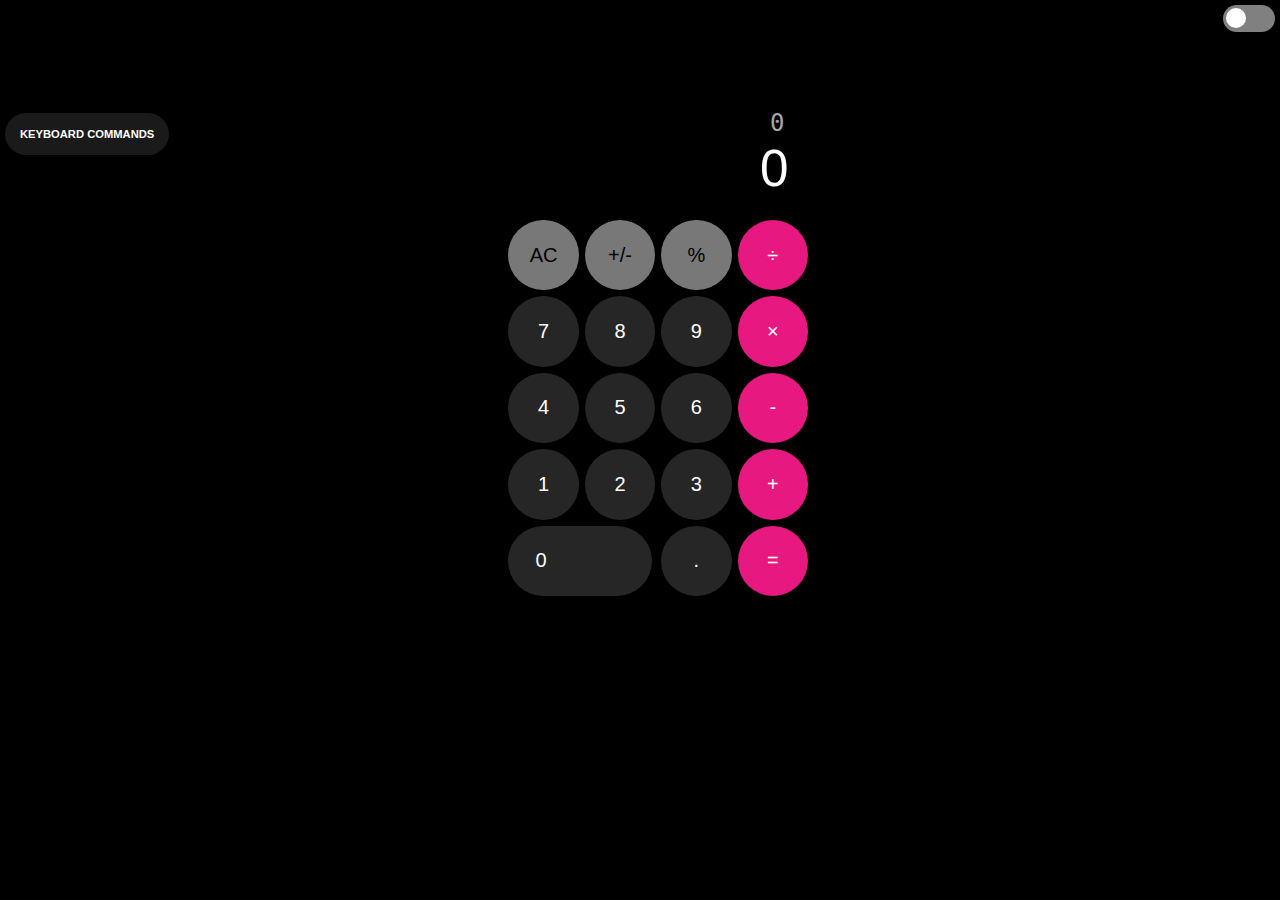
<file: calculator.html>
<!DOCTYPE html>
<html lang="en" data-theme="dark">

<head>
    <meta charset="UTF-8">
    <meta http-equiv="X-UA-Compatible" content="IE=edge">
    <meta name="viewport" content="width=device-width, initial-scale=1.0">
    <title>Default Calculator</title>
    <link href="calculator.css" rel="stylesheet">
    <link href="images/calculator_icon.png" rel="icon">
</head>

<body>
    <div class="toggle-container">
        <input type="checkbox" id="switch" name="theme" /><label for="switch">Toggle</label>
    </div>

    <section>
        <div class="wrapper">
            <div class="command-container">
                <span class="cbtn btn-commands">Keyboard Commands</span>
                <div class="note-content">
                    <li>
                        <ol>= press ENTER</ol>
                        <ol>AC press BACKSPACE</ol>
                        <ol>+/- press CTRL</ol>
                    </li>
                </div>
            </div>


            <div class="container">
                <!-- CALCULATOR DISPLAY -->
                <div class="calculator-display">

                    <textarea type="text" class="output" value="" readonly></textarea>

                    <input type="text" class="display_result" value="" readonly />
                </div>


                <!-- CALCULATOR DISPLAY -->
                <div class="calc_keys">


                    <button type="button" id="ac" class="btn operator_horizontal all-clear" value="all-clear">AC</button>
                    <button type="button" id="plusminus" class="btn operator_horizontal operator" value="+/-">+/-</button>
                    <button type="button" id="percentage" class="btn operator_horizontal operator" value="%">&#37;</button>
                    <button type="button" id="division" class="btn operator_vertical operator" value="/">&#247;</button>
                    <button type="button" id="seven" class="btn number" value="7">7</button>
                    <button type="button" id="eight" class="btn number" value="8">8</button>
                    <button type="button" id="nine" class="btn number" value="9">9</button>
                    <button type="button" id="multiplication" class="btn operator_vertical operator" value="*">&times;</button>
                    <button type="button" id="four" class="btn number" value="4">4</button>
                    <button type="button" id="five" class="btn number" value="5">5</button>
                    <button type="button" id="six" class="btn number" value="6">6</button>
                    <button type="button" id="subtraction" class="btn operator_vertical operator" value="-">-</button>
                    <button type="button" id="one" class="btn number" value="1">1</button>
                    <button type="button" id="two" class="btn number" value="2">2</button>
                    <button type="button" id="three" class="btn number" value="3">3</button>
                    <button type="button" id="addition" class="btn operator_vertical operator" value="+">+</button>
                    <button type="button" id="zero" class="btn number " value="0">0</button>
                    <button type="button" id="point" class="btn decimal" value=".">&period;</button>
                    <button type="button" id="equal" class="btn operator_vertical equal-sign operator" value="=">=</button>

                </div>
            </div>
        </div>

    </section>


    <script src="calculator.js">
        // <!-- <script src="example.js"> -->
    </script>
</body>


</html>
</file>
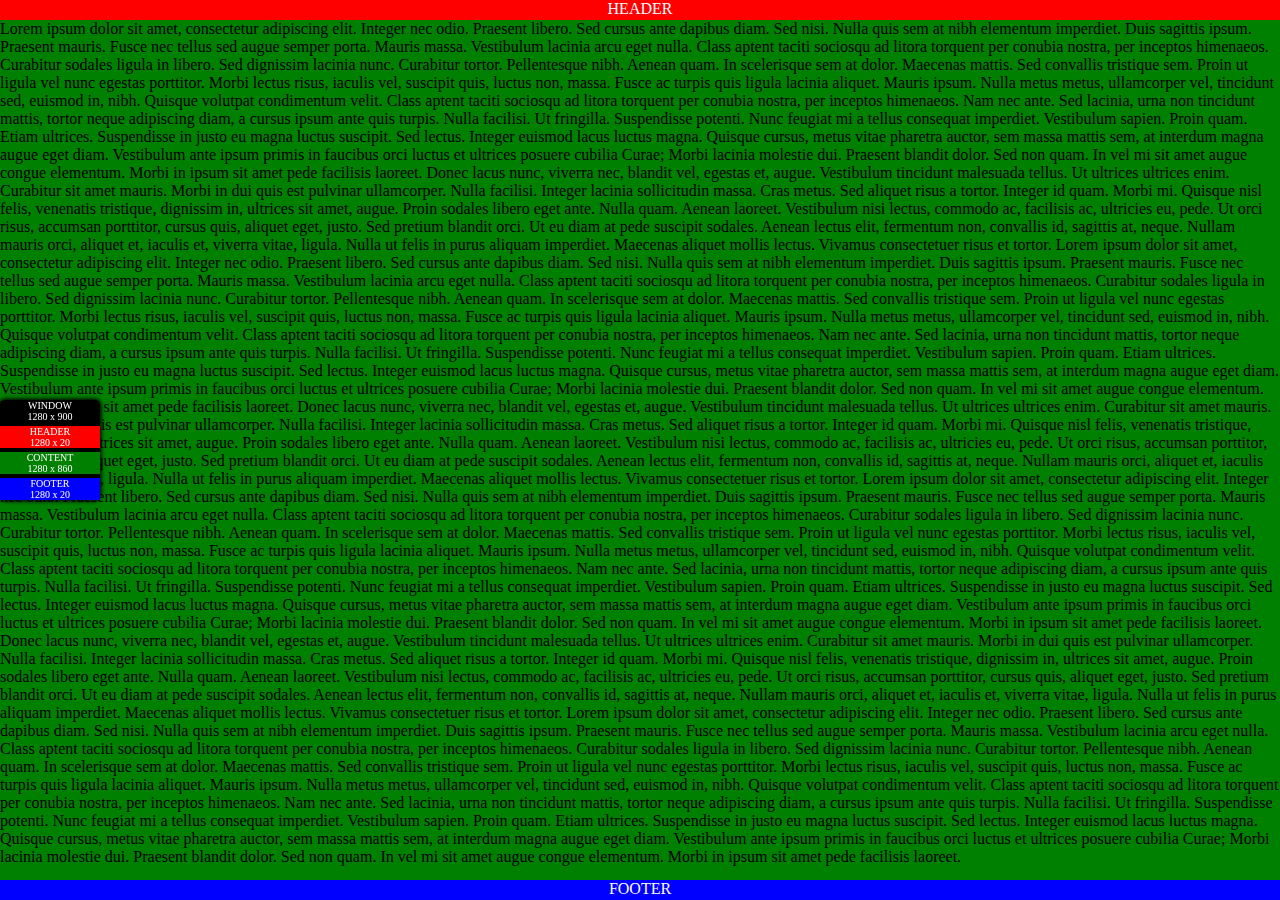
<file: exampl2.html>
<!DOCTYPE html>
<html lang="en">

<head>
    <meta charset="UTF-8">
    <meta http-equiv="X-UA-Compatible" content="IE=edge">
    <meta name="viewport" content="width=device-width, initial-scale=1.0">
    <title>Overflow</title>
    <style>
        * {
            box-sizing: border-box;
        }
        
        html {
            position: absolute;
            top: 0;
            left: 0;
            width: 100%;
            height: 100%;
            padding: 0;
            margin: 0;
            overflow: hidden;
        }
        
        body {
            height: 100%;
            width: 100%;
            padding: 0;
            margin: 0;
        }
        
        #header {
            text-align: center;
            background: red;
            color: white;
            height: 20px;
        }
        
        #content {
            background: green;
            height: calc(100% - 40px);
            overflow: auto;
        }
        
        #footer {
            text-align: center;
            background: blue;
            color: white;
            height: 20px;
            padding: 0;
            margin: 0;
        }
    </style>
</head>

<body>
    <header id="header">HEADER</header>
    <div id="content">
        <!-- Really long paragraph here -->
    </div>
    <footer id="footer">FOOTER</footer>
</body>

</html>
















<!-- Ignore Below -->

<script>
    const content = document.getElementById('content');
    content.innerHTML = `Lorem ipsum dolor sit amet, consectetur adipiscing elit. Integer nec odio. Praesent libero. Sed cursus ante dapibus diam. Sed nisi. Nulla quis sem at nibh elementum imperdiet. Duis sagittis ipsum. Praesent mauris. Fusce nec tellus sed augue semper porta. Mauris massa. Vestibulum lacinia arcu eget nulla. Class aptent taciti sociosqu ad litora torquent per conubia nostra, per inceptos himenaeos. 

Curabitur sodales ligula in libero. Sed dignissim lacinia nunc. Curabitur tortor. Pellentesque nibh. Aenean quam. In scelerisque sem at dolor. Maecenas mattis. Sed convallis tristique sem. Proin ut ligula vel nunc egestas porttitor. Morbi lectus risus, iaculis vel, suscipit quis, luctus non, massa. Fusce ac turpis quis ligula lacinia aliquet. Mauris ipsum. Nulla metus metus, ullamcorper vel, tincidunt sed, euismod in, nibh. 

Quisque volutpat condimentum velit. Class aptent taciti sociosqu ad litora torquent per conubia nostra, per inceptos himenaeos. Nam nec ante. Sed lacinia, urna non tincidunt mattis, tortor neque adipiscing diam, a cursus ipsum ante quis turpis. Nulla facilisi. Ut fringilla. Suspendisse potenti. Nunc feugiat mi a tellus consequat imperdiet. Vestibulum sapien. Proin quam. Etiam ultrices. Suspendisse in justo eu magna luctus suscipit. Sed lectus. 

Integer euismod lacus luctus magna. Quisque cursus, metus vitae pharetra auctor, sem massa mattis sem, at interdum magna augue eget diam. Vestibulum ante ipsum primis in faucibus orci luctus et ultrices posuere cubilia Curae; Morbi lacinia molestie dui. Praesent blandit dolor. Sed non quam. In vel mi sit amet augue congue elementum. Morbi in ipsum sit amet pede facilisis laoreet. Donec lacus nunc, viverra nec, blandit vel, egestas et, augue. Vestibulum tincidunt malesuada tellus. Ut ultrices ultrices enim. Curabitur sit amet mauris. Morbi in dui quis est pulvinar ullamcorper. 

Nulla facilisi. Integer lacinia sollicitudin massa. Cras metus. Sed aliquet risus a tortor. Integer id quam. Morbi mi. Quisque nisl felis, venenatis tristique, dignissim in, ultrices sit amet, augue. Proin sodales libero eget ante. Nulla quam. Aenean laoreet. Vestibulum nisi lectus, commodo ac, facilisis ac, ultricies eu, pede. 

Ut orci risus, accumsan porttitor, cursus quis, aliquet eget, justo. Sed pretium blandit orci. Ut eu diam at pede suscipit sodales. Aenean lectus elit, fermentum non, convallis id, sagittis at, neque. Nullam mauris orci, aliquet et, iaculis et, viverra vitae, ligula. Nulla ut felis in purus aliquam imperdiet. Maecenas aliquet mollis lectus. Vivamus consectetuer risus et tortor. Lorem ipsum dolor sit amet, consectetur adipiscing elit. Integer nec odio. Praesent libero. Sed cursus ante dapibus diam. Sed nisi. 

Nulla quis sem at nibh elementum imperdiet. Duis sagittis ipsum. Praesent mauris. Fusce nec tellus sed augue semper porta. Mauris massa. Vestibulum lacinia arcu eget nulla. Class aptent taciti sociosqu ad litora torquent per conubia nostra, per inceptos himenaeos. Curabitur sodales ligula in libero. Sed dignissim lacinia nunc. Curabitur tortor. Pellentesque nibh. Aenean quam. 

In scelerisque sem at dolor. Maecenas mattis. Sed convallis tristique sem. Proin ut ligula vel nunc egestas porttitor. Morbi lectus risus, iaculis vel, suscipit quis, luctus non, massa. Fusce ac turpis quis ligula lacinia aliquet. Mauris ipsum. Nulla metus metus, ullamcorper vel, tincidunt sed, euismod in, nibh. Quisque volutpat condimentum velit. Class aptent taciti sociosqu ad litora torquent per conubia nostra, per inceptos himenaeos. Nam nec ante. Sed lacinia, urna non tincidunt mattis, tortor neque adipiscing diam, a cursus ipsum ante quis turpis. Nulla facilisi. 

Ut fringilla. Suspendisse potenti. Nunc feugiat mi a tellus consequat imperdiet. Vestibulum sapien. Proin quam. Etiam ultrices. Suspendisse in justo eu magna luctus suscipit. Sed lectus. Integer euismod lacus luctus magna. Quisque cursus, metus vitae pharetra auctor, sem massa mattis sem, at interdum magna augue eget diam. Vestibulum ante ipsum primis in faucibus orci luctus et ultrices posuere cubilia Curae; Morbi lacinia molestie dui. Praesent blandit dolor. 

Sed non quam. In vel mi sit amet augue congue elementum. Morbi in ipsum sit amet pede facilisis laoreet. Donec lacus nunc, viverra nec, blandit vel, egestas et, augue. Vestibulum tincidunt malesuada tellus. Ut ultrices ultrices enim. Curabitur sit amet mauris. Morbi in dui quis est pulvinar ullamcorper. Nulla facilisi. Integer lacinia sollicitudin massa. Cras metus. Sed aliquet risus a tortor. Integer id quam. Morbi mi. 

Quisque nisl felis, venenatis tristique, dignissim in, ultrices sit amet, augue. Proin sodales libero eget ante. Nulla quam. Aenean laoreet. Vestibulum nisi lectus, commodo ac, facilisis ac, ultricies eu, pede. Ut orci risus, accumsan porttitor, cursus quis, aliquet eget, justo. Sed pretium blandit orci. Ut eu diam at pede suscipit sodales. Aenean lectus elit, fermentum non, convallis id, sagittis at, neque. Nullam mauris orci, aliquet et, iaculis et, viverra vitae, ligula. Nulla ut felis in purus aliquam imperdiet. 

Maecenas aliquet mollis lectus. Vivamus consectetuer risus et tortor. Lorem ipsum dolor sit amet, consectetur adipiscing elit. Integer nec odio. Praesent libero. Sed cursus ante dapibus diam. Sed nisi. Nulla quis sem at nibh elementum imperdiet. Duis sagittis ipsum. Praesent mauris. Fusce nec tellus sed augue semper porta. Mauris massa. 

Vestibulum lacinia arcu eget nulla. Class aptent taciti sociosqu ad litora torquent per conubia nostra, per inceptos himenaeos. Curabitur sodales ligula in libero. Sed dignissim lacinia nunc. Curabitur tortor. Pellentesque nibh. Aenean quam. In scelerisque sem at dolor. Maecenas mattis. Sed convallis tristique sem. Proin ut ligula vel nunc egestas porttitor. Morbi lectus risus, iaculis vel, suscipit quis, luctus non, massa. Fusce ac turpis quis ligula lacinia aliquet. Mauris ipsum. 

Nulla metus metus, ullamcorper vel, tincidunt sed, euismod in, nibh. Quisque volutpat condimentum velit. Class aptent taciti sociosqu ad litora torquent per conubia nostra, per inceptos himenaeos. Nam nec ante. Sed lacinia, urna non tincidunt mattis, tortor neque adipiscing diam, a cursus ipsum ante quis turpis. Nulla facilisi. Ut fringilla. Suspendisse potenti. Nunc feugiat mi a tellus consequat imperdiet. Vestibulum sapien. Proin quam. Etiam ultrices. 

Suspendisse in justo eu magna luctus suscipit. Sed lectus. Integer euismod lacus luctus magna. Quisque cursus, metus vitae pharetra auctor, sem massa mattis sem, at interdum magna augue eget diam. Vestibulum ante ipsum primis in faucibus orci luctus et ultrices posuere cubilia Curae; Morbi lacinia molestie dui. Praesent blandit dolor. Sed non quam. In vel mi sit amet augue congue elementum. Morbi in ipsum sit amet pede facilisis laoreet. Donec lacus nunc, viverra nec, blandit vel, egestas et, augue. Vestibulum tincidunt malesuada tellus. Ut ultrices ultrices enim. Curabitur sit amet mauris. Morbi in dui quis est pulvinar ullamcorper. 

Nulla facilisi. Integer lacinia sollicitudin massa. Cras metus. Sed aliquet risus a tortor. Integer id quam. Morbi mi. Quisque nisl felis, venenatis tristique, dignissim in, ultrices sit amet, augue. Proin sodales libero eget ante. Nulla quam. Aenean laoreet. Vestibulum nisi lectus, commodo ac, facilisis ac, ultricies eu, pede. Ut orci risus, accumsan porttitor, cursus quis, aliquet eget, justo. 

Sed pretium blandit orci. Ut eu diam at pede suscipit sodales. Aenean lectus elit, fermentum non, convallis id, sagittis at, neque. Nullam mauris orci, aliquet et, iaculis et, viverra vitae, ligula. Nulla ut felis in purus aliquam imperdiet. Maecenas aliquet mollis lectus. Vivamus consectetuer risus et tortor. Lorem ipsum dolor sit amet, consectetur adipiscing elit. Integer nec odio. Praesent libero. Sed cursus ante dapibus diam. Sed nisi. Nulla quis sem at nibh elementum imperdiet. Duis sagittis ipsum. 

Praesent mauris. Fusce nec tellus sed augue semper porta. Mauris massa. Vestibulum lacinia arcu eget nulla. Class aptent taciti sociosqu ad litora torquent per conubia nostra, per inceptos himenaeos. Curabitur sodales ligula in libero. Sed dignissim lacinia nunc. Curabitur tortor. Pellentesque nibh. Aenean quam. In scelerisque sem at dolor. Maecenas mattis. 

Sed convallis tristique sem. Proin ut ligula vel nunc egestas porttitor. Morbi lectus risus, iaculis vel, suscipit quis, luctus non, massa. Fusce ac turpis quis ligula lacinia aliquet. Mauris ipsum. Nulla metus metus, ullamcorper vel, tincidunt sed, euismod in, nibh. Quisque volutpat condimentum velit. Class aptent taciti sociosqu ad litora torquent per conubia nostra, per inceptos himenaeos. Nam nec ante. Sed lacinia, urna non tincidunt mattis, tortor neque adipiscing diam, a cursus ipsum ante quis turpis. Nulla facilisi. Ut fringilla. 

Suspendisse potenti. Nunc feugiat mi a tellus consequat imperdiet. Vestibulum sapien. Proin quam. Etiam ultrices. Suspendisse in justo eu magna luctus suscipit. Sed lectus. Integer euismod lacus luctus magna. Quisque cursus, metus vitae pharetra auctor, sem massa mattis sem, at interdum magna augue eget diam. Vestibulum ante ipsum primis in faucibus orci luctus et ultrices posuere cubilia Curae; Morbi lacinia molestie dui. Praesent blandit dolor. Sed non quam. In vel mi sit amet augue congue elementum. Morbi in ipsum sit amet pede facilisis laoreet. 

`;


    const trackerEl = document.createElement('div');
    const styles = {
        position: 'fixed',
        background: 'black',
        color: 'white',
        width: '100px',
        height: '100px',
        top: 'calc(50% - 50px)',
        left: '0',
        'border-radius': '5px',
        'text-align': 'center',
        'font-size': '10px',
        'display': 'flex',
        'flex-direction': 'column',
        'justify-content': 'space-between',
        'align-items': 'center',
        'box-shadow': '0 0 5px black, 0 0 5px black'
    };

    for (const prop in styles) {
        trackerEl.style[prop] = styles[prop];
    }

    trackerEl.innerHTML = `
   <div>
      <div>WINDOW</div>
      <div id="window_size"></div>
   </div>
   <div style="background:red; width:100%;">
      <div>HEADER</div>
      <div id="header_size"></div>
   </div>
   <div style="background:green; width:100%;">
      <div>CONTENT</div>
      <div id="content_size"></div>
   </div>
   <div style="background:blue; width:100%;">
      <div>FOOTER</div>
      <div id="footer_size"></div>
   </div>
`;

    document.body.appendChild(trackerEl);

    const window_size = document.getElementById('window_size');
    const header_el = document.getElementById('header');
    const header_size = document.getElementById('header_size');
    const content_el = document.getElementById('content');
    const content_size = document.getElementById('content_size');
    const footer_el = document.getElementById('footer');
    const footer_size = document.getElementById('footer_size');

    const calculatSizeHandler = () => {
        window_size.innerHTML = `${window.innerWidth} x ${window.innerHeight}`;
        footer_size.innerHTML = `${Math.round(footer_el.getBoundingClientRect().width)} x ${Math.round(footer_el.getBoundingClientRect().height)}`;
        header_size.innerHTML = `${Math.round(header_el.getBoundingClientRect().width)} x ${Math.round(header_el.getBoundingClientRect().height)}`;
        content_size.innerHTML = `${Math.round(content_el.getBoundingClientRect().width)} x ${Math.round(content_el.getBoundingClientRect().height)}`;
    }

    calculatSizeHandler();

    window.addEventListener('resize', calculatSizeHandler);
</script>
</file>
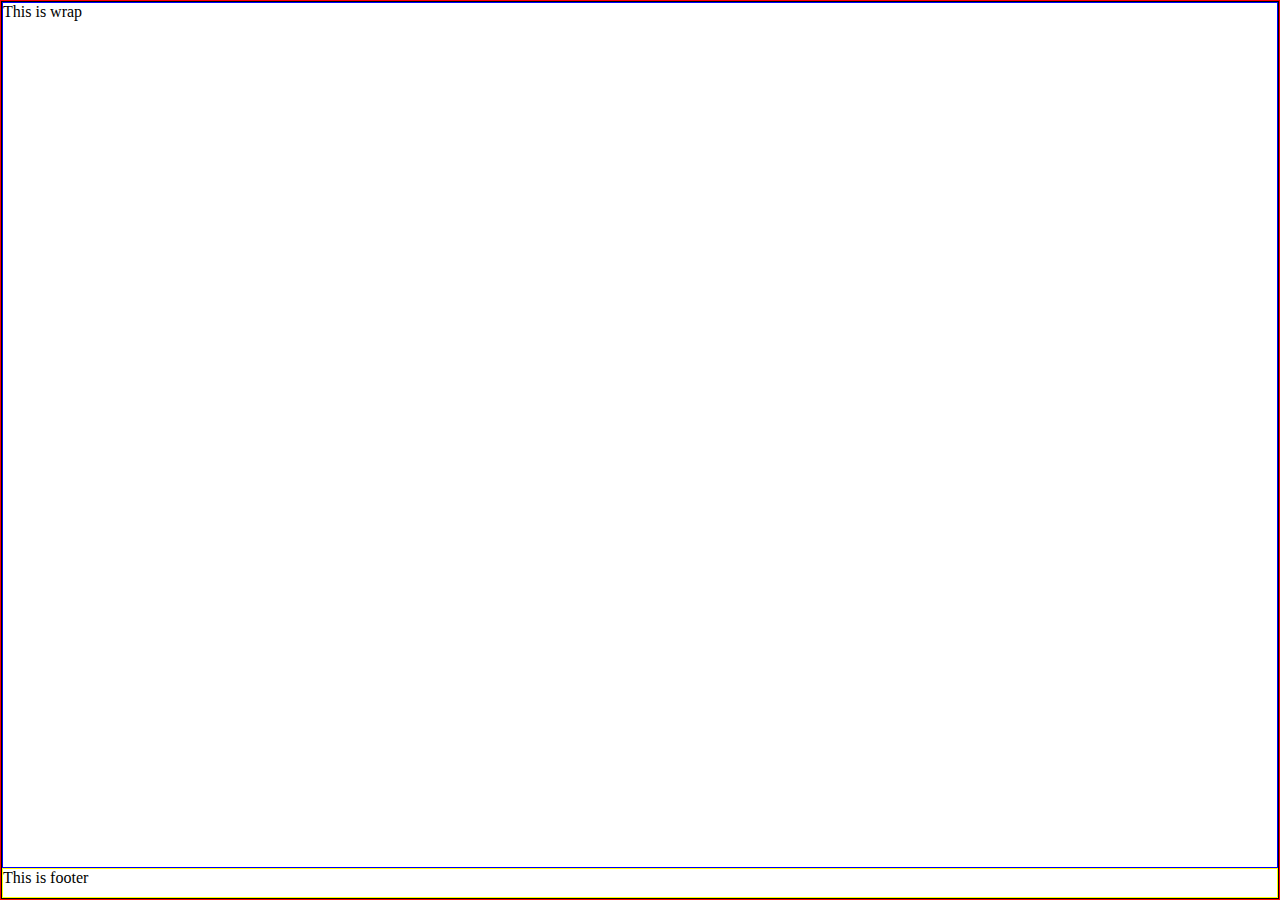
<file: example.html>
<!DOCTYPE html>
<html lang="en">

<head>
    <meta charset="UTF-8">
    <meta http-equiv="X-UA-Compatible" content="IE=edge">
    <meta name="viewport" content="width=device-width, initial-scale=1.0">
    <title>Example</title>

    <style>
        * {
            box-sizing: border-box;
        }
        
        html {
            position: absolute;
            top: 0;
            left: 0;
            width: 100%;
            height: 100%;
            border: 1px solid red;
            padding: 0;
            margin: 0;
        }
        
        body {
            height: 100%;
            width: 100%;
            border: 1px solid black;
            padding: 0;
            margin: 0;
        }
        
        #wrap {
            border: 1px solid blue;
            width: 100%;
            height: calc(100% - 30px);
        }
        
        #foot {
            border: 1px solid yellow;
            width: 100%;
            height: 30px;
        }
    </style>
</head>

<body>
    <div id="wrap">This is wrap</div>
    <footer id="foot">This is footer</footer>
</body>

</html>
</file>
<file: calculator.css>
* {
    margin: 0;
    padding: 0;
    box-sizing: border-box;
}

html {
    --background: #000;
    --vertical-operator: #e71980;
    --vert-hover: rgb(252, 107, 189);
    --horizontal-operator: rgb(120, 120, 120);
    --horiz-hover: rgb(170, 170, 170);
    --numbers: #fff;
    --button-number: #fff;
    --button-operator: #000;
    --result-panel: #fff;
    --result-panel-output: rgba(255, 255, 255, 0.655);
    --btn-bg: rgb(38, 38, 38);
    --btn-hover: rgb(88, 88, 88);
    --scrollbar: rgb(110, 108, 109);
    --command-note: rgba(255, 255, 255, 0.1);
    --command-hover: rgba(255, 255, 255, 0.149);
    --command-btn: #fff;
}

html[data-theme='light'] {
    --background: #F1E4E8;
    --vertical-operator: rgb(168, 166, 166);
    --vert-hover: rgb(187, 187, 187);
    --horizontal-operator: #422057FF;
    --horiz-hover: rgb(109, 76, 129);
    --numbers: #fff;
    --button-number: rgb(0, 0, 0);
    --button-operator: rgb(255, 255, 255);
    --toggle-click: #7a2a8a;
    --result-panel: rgb(0, 0, 0);
    --result-panel-output: rgba(56, 56, 56, 0.688);
    --btn-bg: #a1629b;
    --btn-hover: #b682b1;
    --scrollbar: rgb(119, 119, 119);
    --command-note: #cea6ca;
    --command-hover: #c596c2;
    --command-btn: #000;
}

body {
    min-height: 95vh;
    background: var(--background);
    transition: 0.5s;
}

.toggle-container {
    height: 40px;
    margin: 5px 5px auto auto;
    cursor: pointer;
}

input[type=checkbox] {
    height: 0;
    width: 0;
    visibility: hidden;
}

label {
    cursor: pointer;
    text-indent: -9999px;
    width: 52px;
    height: 27px;
    background: grey;
    float: right;
    border-radius: 100px;
    position: relative;
}

label:after {
    content: '';
    position: absolute;
    top: 3px;
    left: 3px;
    width: 20px;
    height: 20px;
    background: #fff;
    border-radius: 90px;
    transition: 0.3s;
}

input:checked+label {
    background: var(--toggle-click);
}

input:checked+label:after {
    left: calc(100% - 5px);
    transform: translateX(-100%);
}

label:active:after {
    width: 30px;
}

section {
    display: flex;
    justify-content: center;
    margin: 0;
    padding: 0;
}

.wrapper {
    padding: 0;
    width: 100%;
    display: flex;
    margin: 0;
    /*align-items: center;
    justify-content: center;*/
}

.command-container {
    margin: 0;
    padding: 5% 5% 5% 5px;
    width: 30%;
}

.cbtn {
    line-height: 50px;
    height: 50px;
    text-align: center;
    width: 250px;
    cursor: pointer;
    padding: 15px;
    font-family: Arial, Helvetica, sans-serif;
}

.btn-commands {
    color: var(--command-btn);
    transition: all 0.3s;
    position: relative;
    text-transform: uppercase;
    font-size: 0.7rem;
    font-weight: bold;
    border-radius: 50px;
    background-color: var(--command-note)
}

.btn-commands span {
    transition: all 0.5s;
}

.btn-commands:hover {
    background-color: var(--command-hover)
}

.note-content.open {
    display: block;
    width: 60%;
}

.note-content {
    background: var(--command-note);
    height: 20%;
    width: 60%;
    font-family: Arial, Helvetica, sans-serif;
    display: none;
    padding: 15px 20px 20px 20px;
    list-style-type: none;
    position: relative;
    color: var(--command-btn);
    font-size: 0.9rem;
    border-radius: 5px;
}

.container {
    justify-content: center;
    align-items: center;
    height: auto;
    padding: 5% 10% 0;
    text-align: center;
}

.calculator-display {
    display: grid;
    margin-left: auto;
    margin-right: auto;
}

.calc_keys {
    display: grid;
    width: fit-content;
    grid-template-columns: repeat( 4, 1fr);
    grid-gap: 2px;
    padding: 20px;
    margin-left: auto;
    margin-right: auto;
}

.display_result {
    grid-column: span 4;
    height: 100%;
    width: 320px;
    text-align: right;
    border: none;
    outline: none;
    padding: 0 18px 0;
    font-size: 3.2rem;
    background: transparent;
    color: var(--result-panel);
}

.output {
    grid-column: span 4;
    width: 320px;
    text-align: right;
    border: none;
    outline: none;
    padding: 0 22px 0;
    font-size: 1.5rem;
    background: transparent;
    color: var(--result-panel-output);
    height: 30px;
    resize: none;
    overflow: auto;
    cursor: default;
}

 ::-webkit-scrollbar {
    width: 8px;
    height: 8px;
}

 ::-webkit-scrollbar-track {
    border: 1px solid var(--scrollbar);
    border-radius: 10px;
}

 ::-webkit-scrollbar-thumb {
    background: var(--scrollbar);
    border-radius: 10px;
    height: 3px;
}

.btn {
    color: var(--button-number);
    border-radius: 50px;
    border-style: none;
    font-size: 20px;
    width: 4.4rem;
    height: 4.4rem;
    margin: 2px;
}

.btn.operator_horizontal {
    color: var(--button-operator);
    background-color: var(--horizontal-operator);
}

.btn.btn.operator_horizontal:hover {
    background-color: var(--horiz-hover);
}

.btn.operator_vertical {
    background-color: var(--vertical-operator);
}

.btn.operator_vertical:hover {
    background-color: var(--vert-hover);
}

.btn.number,
.btn.decimal {
    background-color: var(--btn-bg);
}

.btn.number:hover,
.btn.decimal:hover {
    background-color: var(--btn-hover);
}

#zero {
    border-radius: 50px;
    width: 9rem;
    padding-left: 18%;
    text-align: left;
    grid-column: auto / span 2;
}

.transition,
.transition *,
.transition *:before,
.transition *:after {
    transition: all 850ms;
    transition-delay: 0;
}

#plusminus[disabled] {
    opacity: 0.5;
}

@media screen and (max-width: 300px) {
    html,
    body {
        overflow: hidden;
    }
    section {
        margin: 20% 0 20% 0;
    }
    .btn {
        font-size: 1rem;
        width: 3.8rem;
        height: 3.8rem;
        margin: 1px;
    }
    #zero {
        width: 8rem;
    }
    .display_result,
    .output {
        width: 290px;
    }
}

@media screen and (max-width: 400px) and (orientation: portrait) {
    .container {
        padding: 5% 5% 0;
    }
}

@media screen and (min-width: 400px) and (orientation: portrait) {
    .container {
        padding: 5% 8% 0;
    }
}

@media screen and (max-width: 1000px) and (orientation: portrait) {
    .command-container {
        display: none;
    }
    .wrapper {
        align-items: center;
        justify-content: center;
    }
}

@media screen and (max-width: 1000px) and (orientation: landscape) {
    .container {
        padding-top: 0;
        padding-bottom: 1%;
    }
    .calc_keys {
        padding: 10px 20px 0;
    }
    .btn {
        border-radius: 50px;
        border-style: none;
        font-size: 1rem;
        width: 5rem;
        height: 2.8rem;
        margin: 1px;
    }
    #zero {
        width: 10.4rem;
    }
    .wrapper {
        padding: auto;
        width: 490px;
        display: flex;
        margin: auto;
    }
    .display_result,
    .output {
        width: 360px;
    }
    .display_result {
        font-size: 2rem;
    }
    .output {
        font-size: 0.9rem;
    }
    .toggle-container {
        height: 30px;
        margin: 5px 5px auto auto;
        width: 490px;
        cursor: pointer;
    }
    /*.label {
        width: 10px;
        height: 10px;
    }*/
    .command-container {
        display: none;
    }
}

@media screen and (min-width: 1000px) and (max-width: 1200px) and (orientation: landscape) {
    .command-container {
        width: 30%;
    }
    .note-content.open {
        width: 80%;
    }
}

@media screen and (min-width: 1200px) and (max-width: 1300px) and (orientation: landscape) {
    .command-container {
        width: 28%;
    }
    .note-content.open {
        width: 80%;
    }
}

@media screen and (max-width: 655px) and (orientation: landscape) {
    .btn {
        font-size: 0.8rem;
        width: 4rem;
        height: 1.8rem;
        margin: 1px;
    }
    #zero {
        width: 8.2rem;
    }
    .display_result,
    .output {
        width: 300px;
    }
    .container {
        margin-left: auto;
        margin-right: auto;
    }
}
</file>
